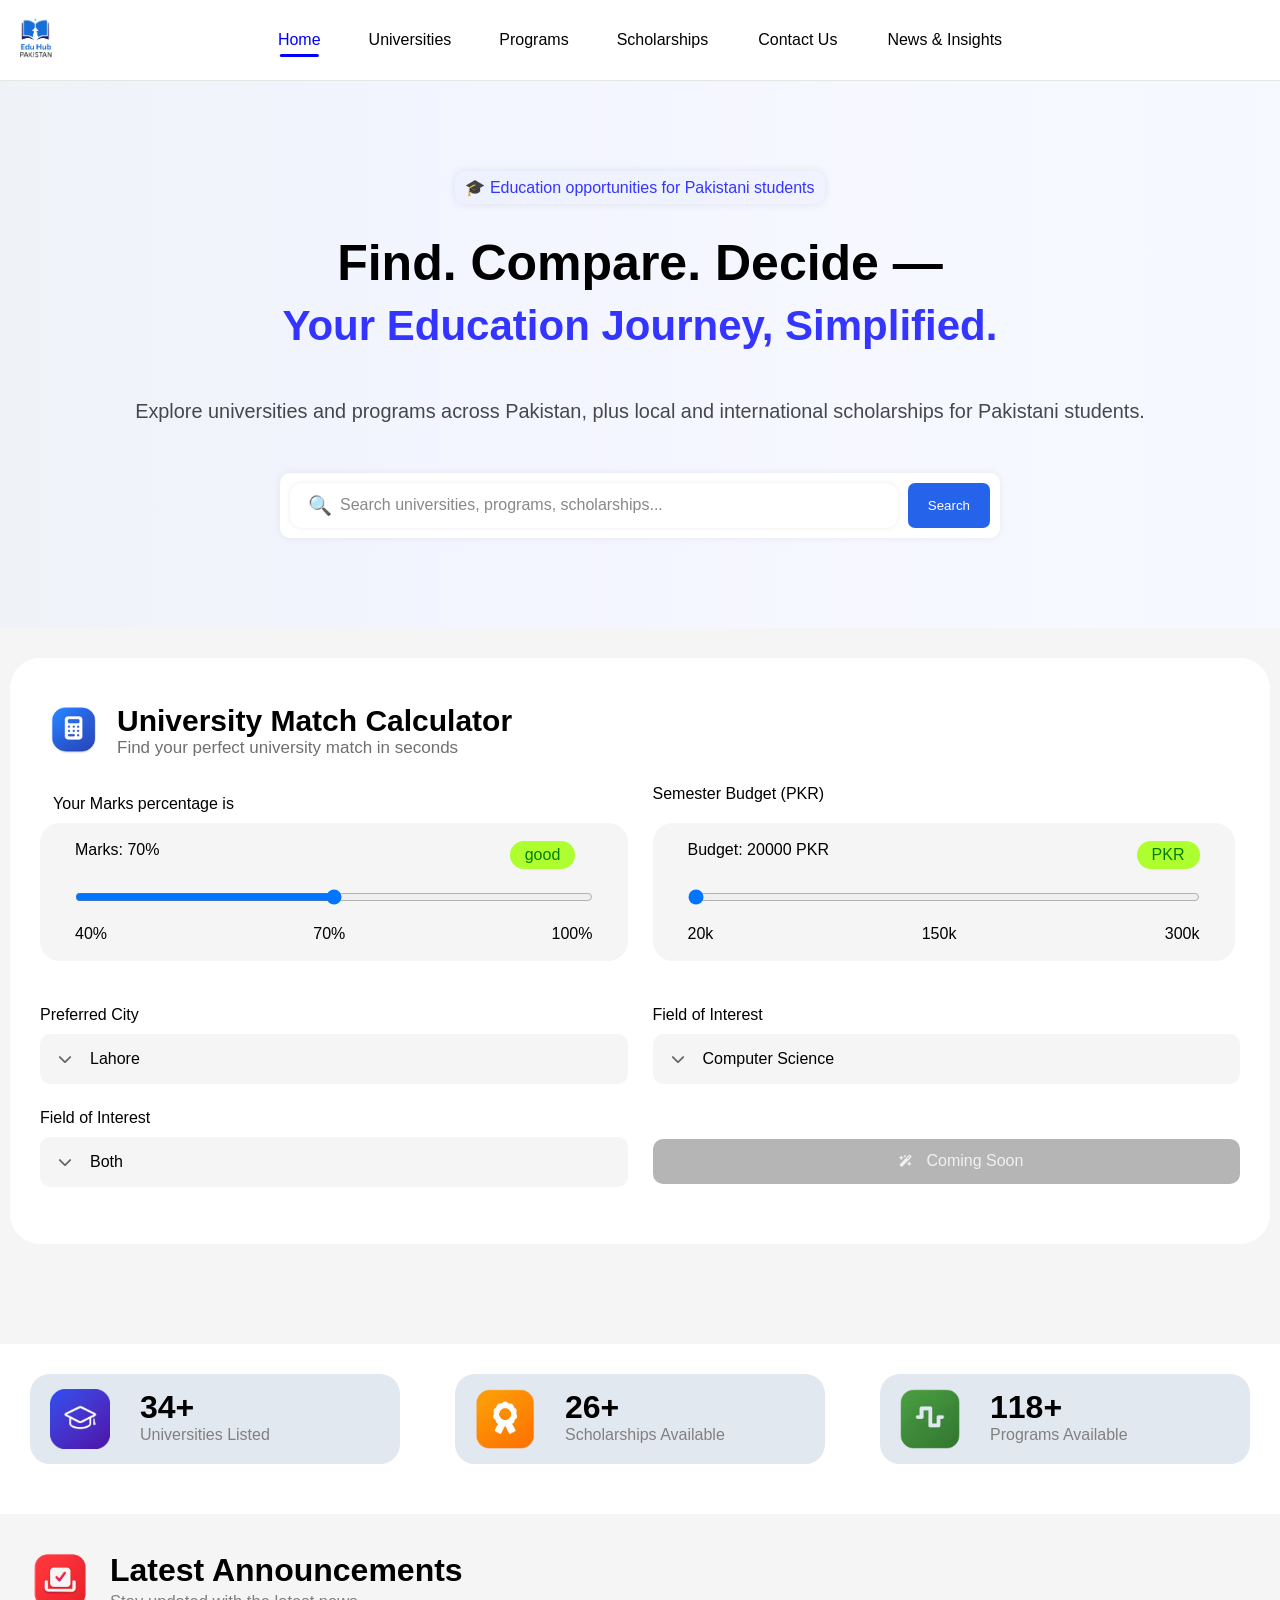
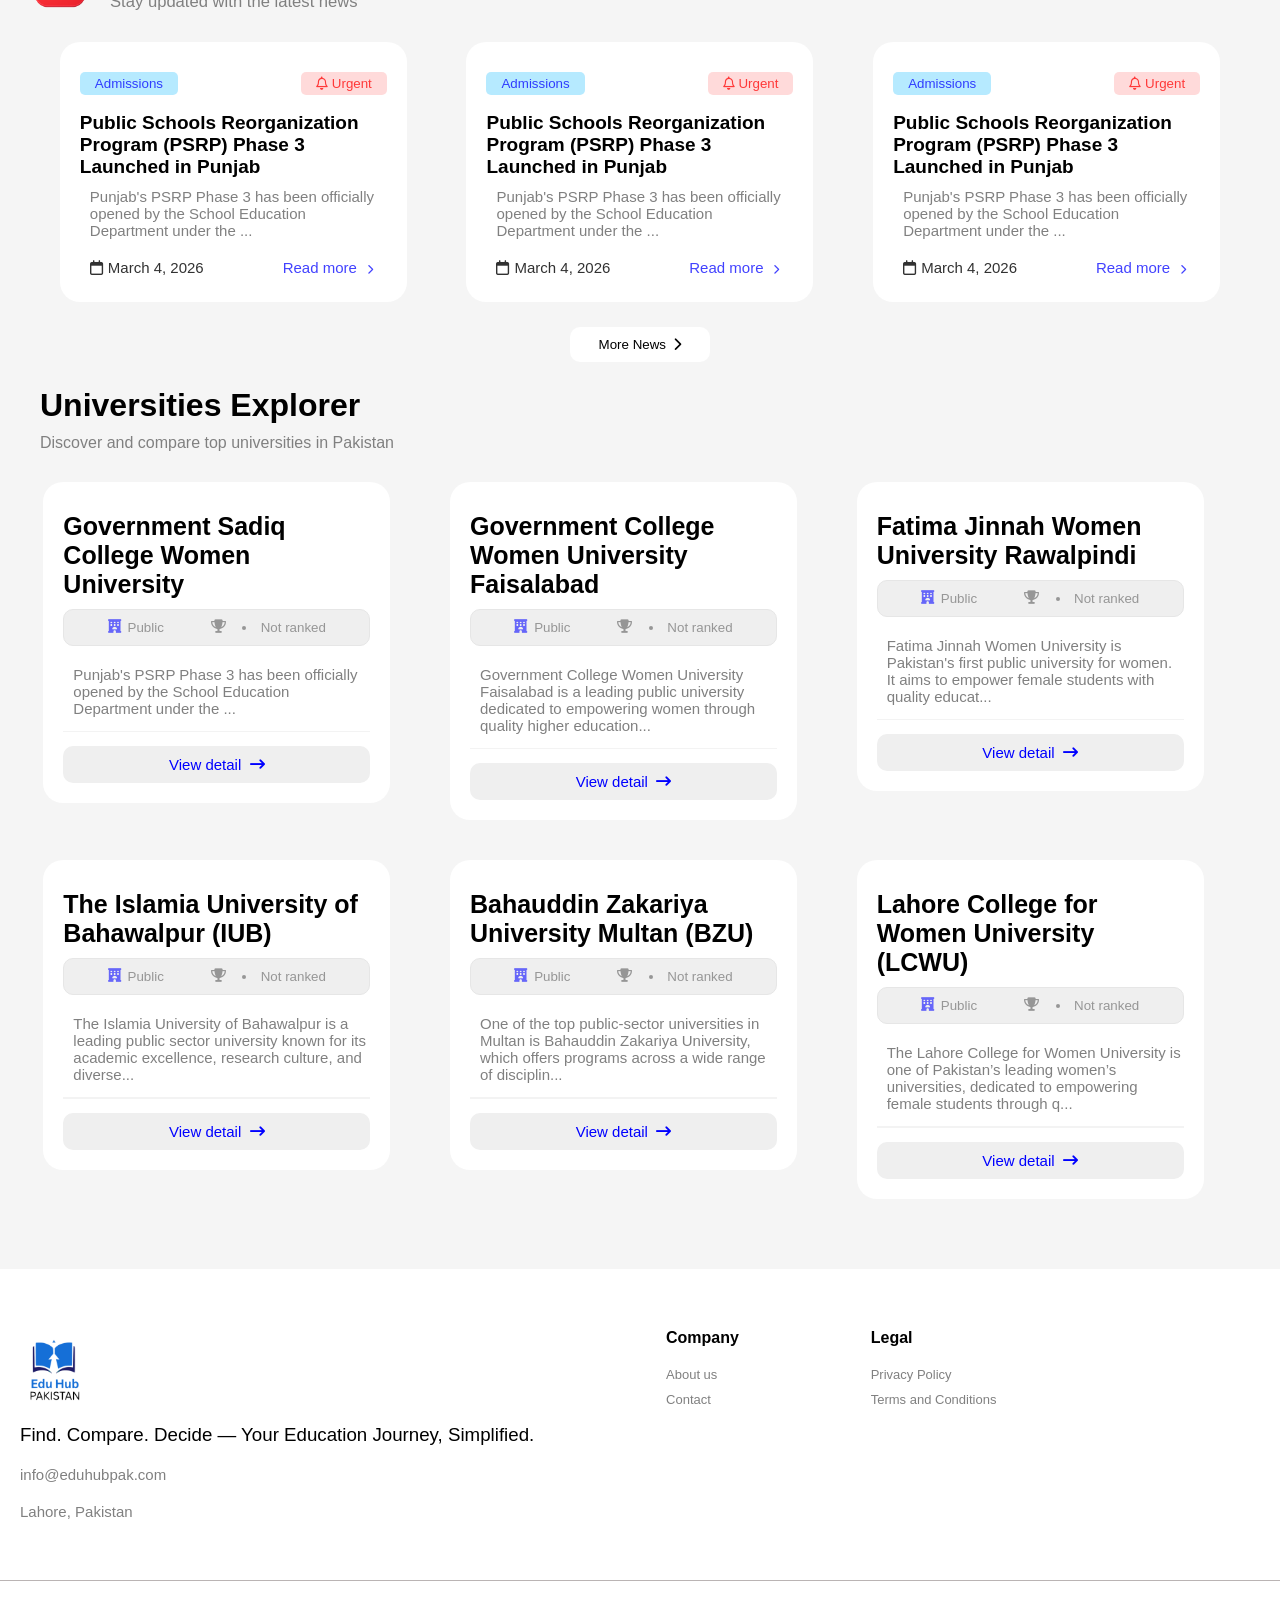
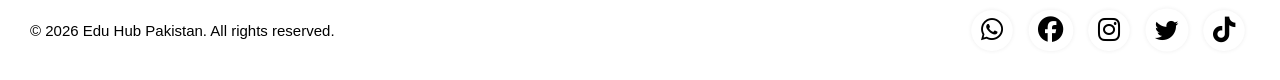
<file: index.html>
<!DOCTYPE html>
<html lang="en">

<head>
    <meta charset="UTF-8">
    <meta name="viewport" content="width=device-width, initial-scale=1.0">
    <title>Pakistan Fastest Frowing Education Platform</title>
    <link rel="icon" href="./img/Favicon.png" type="png">
    <link rel="stylesheet" href="./main-sheets/style.css">
    <link rel="stylesheet" href="https://cdnjs.cloudflare.com/ajax/libs/font-awesome/6.7.2/css/all.min.css">
</head>

<body>
    <header>
        <nav class="nav">
            <div class="nav-img-par">
                <img src="./img/Nav-Logo.png" width="32">
            </div>

            <h1 class="three-lines">☰</h1>

            <ul class="nav-options">
                <li id="home-name">Home</li>
                <a href="./university-pages/university.html"><li>Universities</li></a>

                <a href="./programs/programs.html"><li>Programs</li></a>
                
                <a href="./scholarship-page/scholarship.html"><li>Scholarships</li></a>
                
                <a href="./contact-page/contact.html" class="contact-link">Contact Us</a>
                <li>News & Insights</li>
            </ul>
        </nav>
    </header>
    <div class="main-one">
        <div class="tag-par">
            <h3 class="tag">
                🎓 Education opportunities for Pakistani students
            </h3>
        </div>
        <div class="fin-compare-par">
            <h1 class="fine-compare">
                Find. Compare. Decide —
            </h1>
        </div>
        <div class="edu-jour-par">
            <h1 class="edu-jour">
                Your Education Journey, Simplified.
            </h1>
        </div>
        <div class="dics1-par">
            <h3 class="dics1">
                Explore universities and programs across Pakistan, plus local and international scholarships for
                Pakistani students.
            </h3>
        </div>
        <div class="searcher-par-main">
            <div class="searcher-par">
                <div class="search-box">
                    <span class="search-icon">🔍</span>
                    <input type="search" id="Uni-search" placeholder="Search universities, programs, scholarships...">
                </div>
                <button id="btn-search">Search</button>
            </div>
        </div>
        <div class="output-container">
            <div class="output-parent">
                <div class="output">
                    <div class="uni-name">
                        <img src="./img/Favicon.png" alt="" width="50px">
                        <div class="uni-nn">
                            <h1>university Name</h1>
                            <li>University</li>
                        </div>
                    </div>
                    <div class="pr-enter">
                        <p>Press Enter to see full result</p>
                    </div>
                </div>
            </div>
        </div>
    </div>
    <div class="main-all-con">
        <div class="main-two">
            <div class="two-container">
                <h1>
                    <img src="./img/calculator (2).png" alt="" width="87px">
                    <div class="text">
                        University Match Calculator
                        <p>Find your perfect university match in seconds</p>
                    </div>
                </h1>
                <div class="two-par-container">
                    <div class="two-par-child">
                        <div class="grand-par-percentage">
                            <h4 id="marks-asker">&nbsp;&nbsp;&nbsp;Your Marks percentage is</h4>
                            <div class="slider-par">
                                <div class="value-par">
                                    <p>Marks: <span id="value">70%</span></p>
                                    <div class="marks-tag">
                                        <li id="outputer">good</li>
                                    </div>
                                </div>
                                <input type="range" id="slider" min="40" max="100">
                                <div class="marks-view">
                                    <li class="marks-1">40%</li>
                                    <li class="marks-2">70%</li>
                                    <li class="marks-3">100%</li>
                                </div>
                            </div>
                        </div>



                        <div class="grand-par-price" id="gr2">
                            <h4 id="marks-asker">Semester Budget (PKR)</h4>
                            <div class="slider2-par">
                                <div class="value2-par">
                                    <p>Budget: <span id="value2">20000</span> PKR</p>
                                    <div class="price-tag">
                                        <li id="outputer">PKR</li>
                                    </div>
                                </div>

                                <input type="range" id="slider2" min="20000" max="300000" step="5000" value="20000">

                                <div class="marks2-view">
                                    <span class="marks2-1">20k</span>
                                    <span class="marks2-2">150k</span>
                                    <span class="marks2-3">300k</span>
                                </div>
                            </div>
                        </div>



                        <div class="field-par">
                            <h4 id="marks-asker">Preferred City</h4>
                            <div class="select-wrapper option-1">
                                <i class="fa-solid fa-chevron-down"></i>
                                <select class="custom-select cus2">
                                    <option value="lahore" selected>Lahore</option>
                                    <option value="karachi">Karachi</option>
                                    <option value="islamabad">Islamabad</option>
                                    <option value="rawalpindi">Rawalpindi</option>
                                    <option value="faisalabad">Faisalabad</option>
                                    <option value="multan">Multan</option>
                                    <option value="peshawar">Peshawar</option>
                                </select>
                            </div>
                        </div>

                        <div class="field-par">
                            <h4 id="marks-asker">Field of Interest</h4>
                            <div class="select-wrapper option-1">
                                <i class="fa-solid fa-chevron-down"></i>
                                <select class="custom-select cus2">
                                    <option value="computer-science" selected>Computer Science</option>
                                    <option value="engineering">Engineering</option>
                                    <option value="business">Business</option>
                                    <option value="medical">Medical</option>
                                    <option value="arts-humanities">Arts & Humanities</option>
                                    <option value="social-sciences">Social Sciences</option>
                                    <option value="law">Law</option>
                                    <option value="architecture">Architecture</option>
                                </select>
                            </div>
                        </div>



                        <div class="field-par">
                            <h4 id="marks-asker">Field of Interest</h4>
                            <div class="select-wrapper option-1">
                                <i class="fa-solid fa-chevron-down"></i>
                                <select class="custom-select customn4">
                                    <option value="Public" selected>Public</option>
                                    <option value="Private">Private</option>
                                    <option value="Both" selected>Both</option>
                                </select>
                            </div>
                        </div>
                        <div class="submit-info-par">
                            <button class="custom-select" id="custom"><i
                                    class="fa-solid fa-wand-magic-sparkles fa-xs"></i>&nbsp;&nbsp;&nbsp;Coming
                                Soon</button>
                        </div>
                    </div>
                </div>
            </div>
        </div>
        <div class="main-three">

            <div class="three-container">
                <div class="three-one">
                    <img src="./img/Favicon.png">
                    <div>
                        <h1>34+</h1>
                        <h4 class="leading-one">Universities Listed</h4>
                    </div>
                </div>
                <div class="three-one">
                    <img src="./img/orange logo.png">
                    <div>
                        <h1>26+</h1>
                        <h4 class="leading-one">Scholarships Available</h4>
                    </div>
                </div>
                <div class="three-one">
                    <img src="./img/green logo.png">
                    <div>
                        <h1>118+</h1>
                        <h4 class="leading-one">Programs Available</h4>
                    </div>
                </div>
            </div>
        </div>
        <div class="main-four">
            <div class="tit1">
                <img src="./img/ann-mt.png" width="80px">
                <div class="four-title">
                    <h1>Latest Announcements</h1>
                    <p>Stay updated with the latest news</p>
                </div>
            </div>
            <div class="four-container">
                <div class="four-one">
                    <div class="btn-container">
                        <button class="btn-1">Admissions</button>
                        <button class="btn-2"><i class="fa-regular fa-bell"></i> Urgent</button>
                    </div>
                    <li class="heading-local">Public Schools Reorganization Program
                        (PSRP) Phase 3 Launched in Punjab</li>
                    <p>Punjab's PSRP Phase 3 has been officially opened by
                        the School Education Department under the ...</p>
                    <div class="dating-container">
                        <p><i class="fa-regular fa-calendar"></i>March 4, 2026</p>
                        <div class="btn-rm">Read more <p><i class="fa-solid fa-chevron-right r-angle"></i></p>
                        </div>
                    </div>
                </div>
                <div class="four-one">
                    <div class="btn-container">
                        <button class="btn-1">Admissions</button>
                        <button class="btn-2"><i class="fa-regular fa-bell"></i> Urgent</button>
                    </div>
                    <li class="heading-local">Public Schools Reorganization Program
                        (PSRP) Phase 3 Launched in Punjab</li>
                    <p>Punjab's PSRP Phase 3 has been officially opened by
                        the School Education Department under the ...</p>
                    <div class="dating-container">
                        <p><i class="fa-regular fa-calendar"></i>March 4, 2026</p>
                        <div class="btn-rm">Read more <p><i class="fa-solid fa-chevron-right r-angle"></i></p>
                        </div>
                    </div>
                </div>
                <div class="four-one">
                    <div class="btn-container">
                        <button class="btn-1">Admissions</button>
                        <button class="btn-2"><i class="fa-regular fa-bell"></i> Urgent</button>
                    </div>
                    <li class="heading-local">Public Schools Reorganization Program
                        (PSRP) Phase 3 Launched in Punjab</li>
                    <p>Punjab's PSRP Phase 3 has been officially opened by
                        the School Education Department under the ...</p>
                    <div class="dating-container">
                        <p><i class="fa-regular fa-calendar"></i>March 4, 2026</p>
                        <div class="btn-rm">Read more <p><i class="fa-solid fa-chevron-right r-angle"></i></p>
                        </div>
                    </div>
                </div>
            </div>
            <div class="rmn-par">
                <button class="rmn">More News &nbsp;<i class="fa-solid fa-chevron-right arr-right"></i></button>
            </div>
            <h1 class="uni-exp">
                Universities Explorer
                <p>Discover and compare top universities in Pakistan</p>
            </h1>
            <div class="cards-two-par">
                <div class="cards-two">
                    <div class="four-one four-two">
                        <li class="heading-local title-local">Government Sadiq College Women University</li>
                        <button class="Public-btn"><i class="fa-solid fa-hotel"></i>Public <i
                                class="fa-solid fa-trophy trophy-1"></i>
                            <li>Not ranked</li>
                        </button>
                        <p>Punjab's PSRP Phase 3 has been officially opened by
                            the School Education Department under the ...</p>
                        <div class="div-hr"></div>
                        <button class="detailling">View detail &nbsp;<i class="fa-solid fa-arrow-right-long"></i><i
                                class="fa-light fa-arrow-right"></i></button>
                    </div>
                </div>
                <div class="cards-two">
                    <div class="four-one four-two">
                        <li class="heading-local title-local">Government College Women University Faisalabad</li>
                        <button class="Public-btn"><i class="fa-solid fa-hotel"></i>Public <i
                                class="fa-solid fa-trophy trophy-1"></i>
                            <li>Not ranked</li>
                        </button>
                        <p>Government College Women University Faisalabad is a leading public university dedicated to
                            empowering women through quality higher education...</p>
                        <div class="div-hr"></div>
                        <button class="detailling">View detail &nbsp;<i class="fa-solid fa-arrow-right-long"></i><i
                                class="fa-light fa-arrow-right"></i></button>
                    </div>
                </div>
                <div class="cards-two">
                    <div class="four-one four-two">
                        <li class="heading-local title-local">Fatima Jinnah Women University Rawalpindi</li>
                        <button class="Public-btn"><i class="fa-solid fa-hotel"></i>Public <i
                                class="fa-solid fa-trophy trophy-1"></i>
                            <li>Not ranked</li>
                        </button>
                        <p>Fatima Jinnah Women University is Pakistan's first public university for women. It aims to
                            empower female students with quality educat...</p>
                        <div class="div-hr"></div>
                        <button class="detailling">View detail &nbsp;<i class="fa-solid fa-arrow-right-long"></i><i
                                class="fa-light fa-arrow-right"></i></button>
                    </div>
                </div>
                <div class="cards-two">
                    <div class="four-one four-two">
                        <li class="heading-local title-local">The Islamia University of Bahawalpur (IUB)</li>
                        <button class="Public-btn"><i class="fa-solid fa-hotel"></i>Public <i
                                class="fa-solid fa-trophy trophy-1"></i>
                            <li>Not ranked</li>
                        </button>
                        <p>The Islamia University of Bahawalpur is a leading public sector university known for its
                            academic excellence, research culture, and diverse...</p>
                        <div class="div-hr"></div>
                        <button class="detailling">View detail &nbsp;<i class="fa-solid fa-arrow-right-long"></i><i
                                class="fa-light fa-arrow-right"></i></button>
                    </div>
                </div>
                <div class="cards-two">
                    <div class="four-one four-two">
                        <li class="heading-local title-local">Bahauddin Zakariya University Multan (BZU)</li>
                        <button class="Public-btn"><i class="fa-solid fa-hotel"></i>Public <i
                                class="fa-solid fa-trophy trophy-1"></i>
                            <li>Not ranked</li>
                        </button>
                        <p>One of the top public-sector universities in Multan is Bahauddin Zakariya University, which
                            offers programs across a wide range of disciplin...</p>
                        <div class="div-hr"></div>
                        <button class="detailling">View detail &nbsp;<i class="fa-solid fa-arrow-right-long"></i><i
                                class="fa-light fa-arrow-right"></i></button>
                    </div>
                </div>
                <div class="cards-two">
                    <div class="four-one four-two">
                        <li class="heading-local title-local">Lahore College for Women University (LCWU)</li>
                        <button class="Public-btn"><i class="fa-solid fa-hotel"></i>Public <i
                                class="fa-solid fa-trophy trophy-1"></i>
                            <li>Not ranked</li>
                        </button>
                        <p>The Lahore College for Women University is one of Pakistan’s leading women’s universities,
                            dedicated to empowering female students through q...</p>
                        <div class="div-hr"></div>
                        <button class="detailling">View detail &nbsp;<i class="fa-solid fa-arrow-right-long"></i><i
                                class="fa-light fa-arrow-right"></i></button>
                    </div>
                </div>
            </div>
            <div class="fouteen-mm">
                <div class="fourt-one">
                    <div id="iii">
                        <h1><img src="./img/Nav-Logo.png"></h1>
                    </div>
                    <h3 id="manuf-text">Find. Compare. Decide — Your Education Journey, Simplified. <br>
                        <p id="info-mail">info@eduhubpak.com</p>
                        <p id="info-mail">Lahore, Pakistan</p>
                    </h3>
                </div>
                <div class="fourt-one">
                    <h class="h3-gr">Company</h>
                    <a href="#">
                        <li class="line-one">About us</li>
                    </a>
                    <a href="./contact-page/contact.html">
                    <li class="line-one">Contact</li>
                    </a>
                </div>
                <div class="fourt-one">
                    <h class="h3-gr">Legal</h>
                    <a href="#">
                        <li class="line-one">Privacy Policy</li>
                    </a>
                    <a href="#">
                        <li class="line-one">Terms and Conditions</li>
                    </a>
                </div>
                <div class="fourt-one">
                </div>
                <div class="fourt-one">
                </div>
            </div>
            <div class="tw-26">
                <p>© 2026 Edu Hub Pakistan. All rights reserved.</p>
                <div class="social-par">
                    <button class="whatsapp"><i class="fa-brands fa-whatsapp"></i></button>
                    <button class="facebook"><i class="fa-brands fa-facebook"></i></button>
                    <button class="instagram"><i class="fa-brands fa-instagram"></i></button>
                    <button class="twitter"><i class="fa-brands fa-twitter"></i></button>
                    <button class="tiktok"><i class="fa-brands fa-tiktok"></i></button>
                </div>
            </div>
        </div>
    </div>
    </div>
    <script src="./main-sheets/script.js"></script>
</body>

</html>
</file>
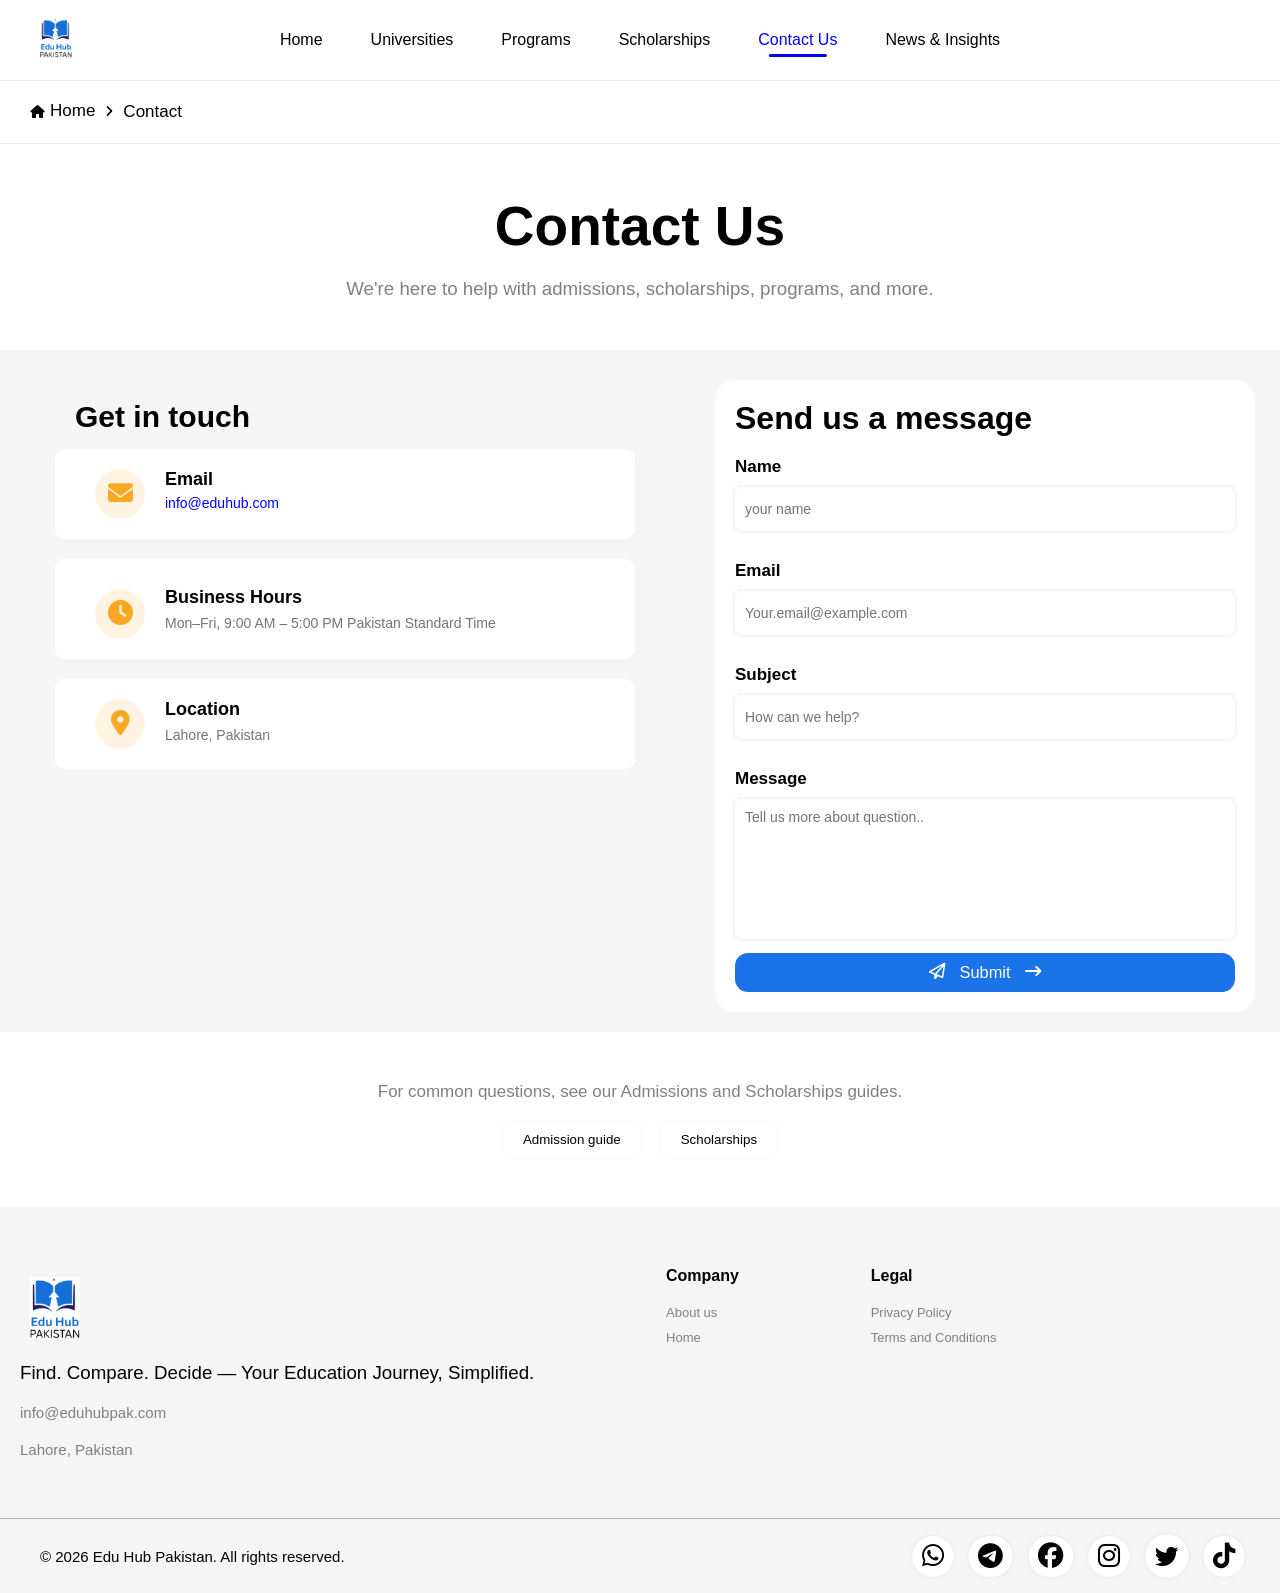
<file: contact-page/contact.html>
<!DOCTYPE html>
<html lang="en">

<head>
    <meta charset="UTF-8">
    <meta name="viewport" content="width=device-width, initial-scale=1.0">
    <title>Contact Us Page Title | Edu Hub Pakistan</title>
    <link rel="icon" href="./img/Favicon.png" type="png">
    <link rel="stylesheet" href="https://cdnjs.cloudflare.com/ajax/libs/font-awesome/6.7.2/css/all.min.css">
    <link rel="stylesheet" href="./contact.css">
</head>

<body>
    <header>
        <nav class="nav">
            <div class="nav-img-par">
                <img src="./img/Nav-Logo.png" width="32">
            </div>

            <h1 class="three-lines">☰</h1>

            <ul class="nav-options">    
                <a href="../index.html"><li>Home</li></a>
                <a href="../university-pages/university.html"><li>Universities</li></a>
                
                <a href="../programs/programs.html" id="sch"><li>Programs</li></a>

                <a href="../scholarship-page/scholarship.html" id="sch"><li>Scholarships</li></a>
                
                <li id="home-name">Contact Us</li>
                <li>News & Insights</li>
            </ul>
        </nav>
    </header>
    <div class="main-1">
        <h3>
            <div> <i class="fa-solid fa-house"></i>Home</div>
            <i class="fa-solid fa-angle-right left-angle"></i> Contact
        </h3>
    </div>
    <div class="main-2">
        <h1>Contact Us</h1>
        <h3>We're here to help with admissions, scholarships, programs, and more.</h3>
    </div>
    <div class="main-three-par">
        <div class="main-three">
            <div class="three-one">
                <h2 class="touching">Get in touch</h2>
                <div class="three-mm">
                    <div class="th1">
                        <button class="m-icon"><i class="fa-solid fa-envelope"
                                style="color: rgb(249, 168, 37);"></i></button>
                        <div class="texts-1">
                            <h2 class="mail-title">Email</h2>
                            <p class="mail">info@eduhub.com</p>
                        </div>
                    </div>
                    <div class="three-mm">
                        <div class="th1">
                            <button class="m-icon c-icon"><i class="fa-solid fa-clock"
                                    style="color: rgb(249, 168, 37);"></i></button>
                            <div class="texts">
                                <h2 class="mail-title">Business Hours</h2>
                                <p class="busy">Mon–Fri, 9:00 AM – 5:00 PM Pakistan Standard Time</p>
                            </div>
                        </div>
                        <div class="three-mm">
                            <div class="th1">
                                <button class="m-icon"><i class="fa-solid fa-location-dot"
                                        style="color: rgb(249, 168, 37);"></i></button>
                                <div class="texts-2">
                                    <h2 class="mail-title">Location</h2>
                                    <p class="busy">Lahore, Pakistan</p>
                                </div>
                            </div>
                        </div>
                    </div>
                </div>
            </div>
            <div class="three-two">
                <div class="main-form">
                    <h1 class="messager">Send us a message</h1>
                    <div class="name-par">
                        <h4 class="input-h">Name</h4>
                        <input type="text" placeholder="your name">
                    </div>
                    <div class="email-par">
                        <h4 class="input-h">Email</h4>
                        <input type="email" id="" placeholder="Your.email@example.com">
                    </div>
                    <div class="sub-par">
                        <h4 class="input-h">Subject</h4>
                        <input type="text" placeholder="How can we help?">
                    </div>
                    <div class="sms-par">
                        <h4 class="input-h">Message</h4>
                        <textarea placeholder="Tell us more about question.."
                            style="height: 140px; resize: none;"></textarea>
                    </div>
                    <div class="submit-par">
                        <button><i class="fa-regular fa-paper-plane" style="color: rgb(255, 255, 255);"></i>Submit <i
                                class="fa-solid fa-arrow-right-long" style="color: rgb(255, 255, 255);"></i></button>
                    </div>
                </div>
            </div>
        </div>
        <div class="main-4">
            <p>For common questions, see our Admissions and Scholarships guides.</p>
            <div class="con-btn">
                <button class="adg">Admission guide</button>
                <button class="scl">Scholarships</button>
            </div>
        </div>
        <div class="fouteen-mm">
            <div class="fourt-one">
                <div id="iii">
                    <h1><img src="./img/Nav-Logo.png"></h1>
                </div>
                <h3 id="manuf-text">Find. Compare. Decide — Your Education Journey, Simplified. <br>
                    <p id="info-mail">info@eduhubpak.com</p>
                    <p id="info-mail">Lahore, Pakistan</p>
                </h3>
            </div>
            <div class="fourt-one">
                <h class="h3-gr">Company</h>
                <a href="#">
                    <li class="line-one">About us</li>
                </a>
                <a href="../index.html">
                    <li class="line-one">Home</li>
                </a>
            </div>
            <div class="fourt-one">
                <h class="h3-gr">Legal</h>
                <a href="#">
                    <li class="line-one">Privacy Policy</li>
                </a>
                <a href="#">
                    <li class="line-one">Terms and Conditions</li>
                </a>
            </div>
            <div class="fourt-one">
            </div>
            <div class="fourt-one">
            </div>
        </div>
        <div class="tw-26">
            <p>© 2026 Edu Hub Pakistan. All rights reserved.</p>
            <div class="social-par">
                <button class="whatsapp"><i class="fa-brands fa-whatsapp"></i></button>
                <button class="telegram"><i class="fa-brands fa-telegram"></i></button>
                <button class="facebook"><i class="fa-brands fa-facebook"></i></button>
                <button class="instagram"><i class="fa-brands fa-instagram"></i></button>
                <button class="twitter"><i class="fa-brands fa-twitter"></i></button>
                <button class="tiktok"><i class="fa-brands fa-tiktok"></i></button>
            </div>
        </div>
        <script src="./contact.js"></script>
</body>

</html>
</file>
<file: main-sheets/style.css>
html {
    scroll-behavior: smooth;
}

* {
    margin: 0;
    padding: 0;
    box-sizing: border-box;
}

body {
    font-family: sans-serif;
    /* background: #e2e8f0; */
    background: linear-gradient(to left, #edf5ff8e, #bac5ff21, #a2b1ff22, #e2e8f08e);
}

header {
    padding: 18px 40px;
    background: #fff;
    border-bottom: 1px solid rgba(128, 128, 128, .2);
    position: sticky;
    top: 0;
    z-index: 1000;
    background: #fff;
    width: 100%;
}

.nav {
    width: 100%;
    max-width: 1300px;
    margin: auto;
    margin: auto;
    display: flex;
    justify-content: space-between;
    align-items: center;
    position: relative;
}

.nav-options {
    position: absolute;
    left: 50%;
    transform: translateX(-50%);
    display: flex;
    align-items: center;
    gap: 12px;
    list-style: none;
}

.nav-img-par img,
.nav-options li,
.three-lines {
    cursor: pointer;
}

.nav-options li {
    position: relative;
    padding: 10px 18px;
    border-radius: 12px;
    transition: .3s;
    white-space: nowrap;
}

.nav-options li:hover {
    background: #e2e8f0b0;
}

.nav-options .contact-link {
    position: relative;
    padding: 10px 20px;
    border-radius: 12px;
    transition: .3s;
    white-space: nowrap;
}

.nav-options .contact-link:hover {
    background: #e2e8f0b0;
}

.nav-options a {
    color: #000;
    text-decoration: none;
}

#home-name {
    color: blue;
}

#home-name::after {
    content: "";
    position: absolute;
    left: 25%;
    bottom: 2px;
    width: 50%;
    height: 3px;
    background: blue;
    border-radius: 999px;
}

.three-lines {
    display: none;
    font-size: 30px;
    margin-top: -10px;
}

@media (max-width:1080px) {

    /* .two-par-child > div{
        width: 100%;
    }
    .two-par-child > div > div{
        width: 100%;
    } */
    .three-lines {
        display: block;
    }

    .grand-par-price {
        margin-top: 0px;
    }

    .nav-options {
        display: none;
        position: absolute;
        left: auto;
        transform: none;
        top: 75px;
        right: 20px;
        width: 250px;
        flex-direction: column;
        align-items: center;
        padding: 15px 0;
        background: #fff;
        border-radius: 12px;
        box-shadow: 0 5px 20px rgba(0, 0, 0, .1);
    }

    .nav-options.show {
        display: flex;
    }
}


@media(max-width:660px) {
    .tw-26 {
        flex-direction: column;
    }

    .tw-26 p {
        margin-top: 10px;
    }
}

@media(max-width:845px) {
    .two-par-child {
        flex-direction: row;
    }

    .main-two {
        padding: 30px 10px;
    }

    .two-par-child {
        margin: 0px 10px;
    }

    .two-container>h1 {
        width: 100%;
        display: flex;
        align-items: center;
        justify-content: center;
    }

    .two-par-child {
        display: flex;
        justify-content: center;
        align-items: center;
        text-align: center;
        gap: 10px;
    }
}

/* main code of all elements */
.tag {
    background-color: rgba(59, 98, 255, 0.105);
    background-color: rgba(59, 98, 255, 0.023);
    display: inline-flex;
    padding: 7px 10px;
    border-radius: 10px;
    font-size: 16px;
    font-weight: 40;
    color: rgb(53, 53, 255);
    box-shadow: 0px 0px 10px 0px rgba(0, 0, 0, 0.089);
}

.tag:hover {
    background-color: rgba(59, 98, 255, 0.16);
}

.tag-par {
    margin-top: 90px;
    display: flex;
    justify-content: center;
    margin-bottom: 30px;
}

.main-one {
    display: flex;
    flex-direction: column;
}

.fine-compare {
    display: flex;
    justify-content: center;
    font-size: 50px;
    text-align: center;
}

.edu-jour-par {
    margin-top: 10px;
    display: flex;
    align-items: center;
    justify-content: center;
    color: rgba(0, 0, 255, 0.79);
    font-size: 21px;
    text-align: center;
}

.two-par-child {
    /* background-color: red; */
    padding: 0px 10px;
}

.dics1-par {
    display: flex;
    justify-content: center;
    font-size: 17px;
    margin-top: 30px;
    margin-bottom: 30px;
    padding: 20px;
}

.dics1 {
    text-align: center;
    font-weight: 200;
    color: rgba(0, 0, 0, 0.71);
}

.searcher-par {
    background-color: white;
    padding: 10px 10px;
    display: inline-flex;
    box-shadow: 0px 0px 10px 0px rgba(0, 0, 0, 0.064);
    border-radius: 10px;
    width: 720px;
    max-width: 100%;
}

.searcher-par {
    display: flex;
    align-items: center;
}

.searcher-par-main {
    display: flex;
    justify-content: center;
}

.searcher-par button {
    height: 45px;
    padding: 0 20px;
    border: 0;
    background: #2563eb;
    color: white;
    border-radius: 7px;
    white-space: nowrap;
    cursor: pointer;
}

.search-box {
    position: relative;
    width: 100%;
    max-width: 700px;
}

.search-icon {
    position: absolute;
    left: 18px;
    top: 50%;
    transform: translateY(-50%);
    font-size: 1.2rem;
    pointer-events: none;
    color: #666;
}

#Uni-search {
    width: 100%;
    max-width: 100%;
    height: 45px;
    padding: 0 20px 0 50px;
    /* border:2px solid #d1d5db; */
    border-radius: 12px;
    outline: none;
    font-size: 1rem;
    border: 0px;
    box-shadow: 0px 0px 5px 0px rgba(0, 0, 0, 0.082);
}

#Uni-search::placeholder {
    color: #888;
}
.search-box {
    flex: 2;
    position: relative;
    margin-right: 10px;
}

.searcher-par {
    flex-wrap: wrap;
    justify-content: center;
}

.searcher-par-main {
    margin-bottom: -10px;
}

@media (max-width:770px) {
    .text {
        text-align: center;
    }

    .searcher-par {
        flex-direction: column;
        gap: 10px;
        width: 100%;
    }

    .two-par-container>div>div {
        margin: 20px 0px;
    }

    .two-container {
        display: flex;
        justify-content: center;
    }

    .search-box,
    .searcher-par button {
        width: 100%;
    }

    .searcher-par button {
        height: 45px;
    }
}

.output-container {
    margin-top: 20px;
    display: flex;
    justify-content: center;
    display: none;
}

.output-container.show {
    display: flex;
}

.output-container.hide {
    display: none;
}

.output-parent {
    padding-top: 10px;
    width: 100%;
    max-width: 720px;
    background-color: white;
    text-align: center;
    border-radius: 10px;
    padding-bottom: 0px;
}

.output-parent h1 {
    margin-bottom: 10px;
    width: 100%;
    text-align: left;
    margin-left: 20px;
    font-size: 21px;
    font-weight: 100;
}

.pr-enter {
    background-color: rgba(230, 230, 230, 0.806);
    border-bottom-left-radius: 10px;
    border-bottom-right-radius: 10px;
    color: rgba(0, 0, 0, 0.409);
    padding: 20px 0px 10px 0px;
    font-size: 14px;
}

.uni-name {
    display: inline-flex;
    align-items: center;
    width: 95%;
    list-style: none;
    margin: 10px;
    margin-bottom: 15px;
    cursor: pointer;
}

.uni-nn {
    text-align: left;
}

.uni-nn li {
    margin-left: 20px;
    margin-top: -5px;
    color: #a9a9a9;
}

.main-two {
    padding: 30px 10px;
    margin-top: 100px;
    margin-bottom: 70px;
    background-color: #f5f5f5;
    display: flex;
    justify-content: center;
}

.two-container {
    border-radius: 30px;
    background: white;
    width: 100%;
    width: 90vw;
    max-width: 1200px;
    margin: auto;
    padding: 30px;
    flex-wrap: wrap;
}

.two-container>h1 {
    margin-bottom: 20px;
    display: flex;
    align-items: center;
    font-size: 30px;
}

.two-par-child {
    display: flex;
    width: 100%;
    flex-wrap: wrap;
    justify-content: space-between;
    flex: 6;
}

.field-interest-parent {
    /* background-color: rgb(255, 0, 0); */
    padding: 0px 20px;
    width: 400px;
    max-width: 30%;
    min-width: 10%;
    display: flex;
    flex-direction: column;
    align-items: center;
}

.text p {
    font-size: 17px;
    font-weight: 100;
    color: rgba(0, 0, 0, 0.566);
}

.two-par-container {
    display: flex;
    flex-wrap: wrap;
}

.two2-container {
    border-bottom-left-radius: 30px;
    border-bottom-right-radius: 30px;
    background: white;
    padding: 30px;
    display: flex;
}

.slider-par {
    margin-top: 10px;
    background: #f5f5f5;
    display: inline-flex;
    gap: 20px;
    flex-direction: column;
    padding: 18px 35px;
    border-radius: 20px;
}

.slider-par {
    margin-top: 10px;
    background: #f5f5f5;
    display: inline-flex;
    gap: 20px;
    flex-direction: column;
    padding: 18px 35px;
    border-radius: 20px;
}

.marks-view {
    list-style: none;
    display: flex;
    justify-content: space-between;
}

.marks-2 {
    margin: 0px 70px;
}

#marks-asker {
    font-weight: 100;
    margin-bottom: 10px;
}

.two2-container {
    background: white;
    padding: 30px;
}

.slider2-par {
    margin-top: 10px;
    background: #f5f5f5;
    display: inline-flex;
    gap: 20px;
    flex-direction: column;
    padding: 18px 35px;
    border-radius: 20px;
}

.marks2-view {
    max-width: 100%;
    width: 500px;
    list-style: none;
    display: flex;
    justify-content: space-between;
}

.marks2-2 {
    margin: 0px 75px;
}

#marks2-asker {
    font-weight: 100;
    margin-bottom: 10px;
}

.value2-par {
    display: inline-flex;
    justify-content: space-between;
    list-style: none;
}

.value-par {
    display: inline-flex;
    justify-content: space-between;
    list-style: none;
}

.value-par li {
    background-color: greenyellow;
    color: green;
    padding: 5px 15px;
    border-radius: 15px;
}

.value2-par li {
    background-color: greenyellow;
    color: green;
    padding: 5px 15px;
    border-radius: 15px;
    display: inline-flex;
}

.marks-tag {
    display: flex;
    width: 100px;
    justify-content: center;
}

#option-1 {
    background-color: #f5f5f5;
    border: 0px;
    border-radius: 10px;
    height: 50px;
    outline: none;
    padding: 0px 90px 0px 30px;
    appearance: default;
}

#gr2 {
    margin-bottom: 20px;
    margin-top: -10px;
}

.select-wrapper {
    position: relative;
    width: 100%;
    width: 100%;
    max-width: 100%;
}

.custom-select {
    width: 360px;
    width: 580px;
    max-width: 100%;
    height: 50px;
    padding: 0 20px 0 50px;

    background: #f5f5f5;
    border: none;
    border-radius: 10px;
    outline: none;

    font-size: 16px;
    cursor: pointer;

    appearance: none;
    -webkit-appearance: none;
    -moz-appearance: none;
}

.select-wrapper i {
    position: absolute;
    left: 18px;
    top: 50%;
    transform: translateY(-50%);
    color: #666;
    pointer-events: none;
    font-size: 14px;
}

#custom {
    background-color: #0000004a;
    color: rgba(255, 255, 255, 0.808);
    padding-right: 20px;
    text-align: center;
    height: 45px;
    margin: 30px 0px;
    width: 100%;
    max-width: 100%;
}

.main-one,
.two-container {
    width: 100%;
    max-width: 1300px;
    margin: auto;
    padding-inline: 20px;
}

header {
    width: 100%;
    padding: 18px 20px;
}

.custom-select {
    width: 100%;
}


.slider-par {
    display: flex;
    width: 100%;
}

.two-par-child {
    display: grid;
    grid-template-columns: repeat(2, 1fr);
    gap: 25px;
}

.two-par-child>div {
    width: 100%;
}

img {
    max-width: 100%;
    height: auto;
}

button {
    max-width: 100%;
}

@media (max-width:768px) {

    header {
        padding: 15px;
    }

    .three-lines {
        display: block;
    }

    .nav-options {
        display: none;
        position: absolute;
        right: 0;
        top: 70px;
        width: 100%;
        background: white;
        flex-direction: column;
        padding: 20px;
        gap: 10px;
        box-shadow: 0 5px 20px rgba(0, 0, 0, .1);
    }

    .nav-options.show {
        display: flex;
    }

    .fine-compare {
        font-size: 36px;
    }

    .edu-jour-par {
        font-size: 18px;
    }

    .dics1-par {
        font-size: 15px;
        padding: 10px;
    }

    .searcher-par {
        flex-direction: column;
        gap: 15px;
    }

    .search-box {
        width: 100%;
        margin-right: 0;
    }

    .searcher-par button {
        width: 100%;
    }

    .output-parent {
        width: 100%;
    }

    .two-container {
        padding: 20px;
    }

    .two-container h1 {
        flex-direction: column;
        text-align: center;
    }

    .two-par-child {
        grid-template-columns: 1fr;
    }

    .custom-select {
        width: 100%;
    }

    .slider-par,
    .slider2-par {
        width: 100%;
        padding: 20px;
    }

    .value-par,
    .value2-par {
        flex-direction: column;
        gap: 10px;
    }

    #custom {
        width: 100%;
    }

}

.marks2-view {
    width: 40vw;
}


.main-three {
    background-color: white;
    padding: 10px;
}

.three-container {
    padding: 20px;
    background: white;
    display: flex;
    flex-wrap: wrap;
    justify-content: space-between;
}

.three-one {
    display: flex;
    background-color: #e2e8f0;
    padding: 15px 50px 15px 20px;
    border-radius: 20px;
    width: 370px;
    margin-bottom: 20px;
}

.three-one img {
    margin-right: 30px;
    width: 60px;
}

.leading-one {
    font-weight: 100;
    color: gray;
}

.main-all-con {
    background-color: #f5f5f5;
}

.four-one {
    background-color: white;
    padding: 10px 20px;
    display: inline-flex;
    flex-direction: column;
    list-style: none;
    font-size: 19px;
    font-weight: 550;
    font-family: 'Gill Sans', 'Gill Sans MT', Calibri, 'Trebuchet MS', sans-serif;
    width: 347px;
    border-radius: 20px;
    max-width: 100%;
    transition: all 0.3s;
}

@media (max-width: 1200px) {
    .three-one {
        width: 100%;
    }

    .custom-select{
        width: 100%;
        max-width: 100;
    }
    .four-one {
        width: 100rem;
        margin: 0px;
        margin-bottom: 20px;
    }

    .four-container {
        flex-direction: column;
        align-items: center;
    }

    .cards-two {
        width: 100%;
    }
}

.main-four {
    background-color: #f5f5f5;
    padding: 20px 0px 0px 0px;
}

.four-title {
    margin-bottom: 20px;
    margin-left: 35px;
}

.four-title p {
    color: gray;
    margin-top: 3px;
}

.four-container {
    /* background-color: red; */
    display: flex;
    justify-content: space-between;
    font-size: 1.1rem;
}
.four-title h1{
    font-size: 2rem;
}
.four-container {
    display: flex;
    justify-content: space-around;
    padding: 10px 30px;
}

.four-one p {
    margin-top: 10px;
    font-size: 15px;
    font-weight: 400;
    color: grey;
    margin-left: 10px;
}

.btn-1,
.btn-2 {
    border: 0px;
    padding: 4px 15px;
    border-radius: 5px;
    margin-bottom: 17px;
    margin-top: 20px;
}

.uni-exp p {
    font-size: 16px;
    font-weight: 100;
    margin-top: 10px;
    color: grey;
}

.btn-1 {
    background-color: rgba(2, 183, 255, 0.285);
    color: rgba(0, 0, 255, 0.744);
}

.btn-2 {
    background-color: rgba(255, 2, 2, 0.144);
    color: rgba(255, 0, 0, 0.744);
}

.btn-container {
    display: flex;
    justify-content: space-between;
    flex-wrap: wrap;
}

.dating-container p {
    color: rgba(0, 0, 0, 0.806);
}

.dating-container p i {
    margin-right: 5px;
}

.dating-container {
    margin-top: 4px;
    margin-bottom: 10px;
    display: inline-flex;
    flex-direction: row;
    align-items: center;
    justify-content: space-between;
    flex-wrap: wrap;
}

.btn-rm {
    color: rgba(0, 0, 255, 0.744);
    border-radius: 10px;
    margin-top: 10px;
    padding: 6px 9px;
    font-size: 15px;
    font-weight: 500;
    display: flex;
    background-color: transparent;
    cursor: pointer;
}

.btn-rm:hover {
    background-color: rgba(2, 183, 255, 0.285);
}

.btn-rm p {
    margin-top: 0px;
}

.r-angle {
    font-size: 10px;
    margin-top: 0px;
    color: rgba(0, 0, 255, 0.744);
}

.four-one:hover {
    scale: 1.05;
    cursor: pointer;
    box-shadow: 0px 0px 10px 0px rgba(0, 0, 0, 0.18);
}

.four-one:hover .heading-local {
    color: blue;
}

.rmn {
    background-color: white;
    border: 0px;
    padding: 10px 25px;
    border-radius: 10px;
    cursor: pointer;
    width: 140px;
    margin-top: 15px;
    margin-bottom: 25px;
}

.rmn-par {
    display: flex;
    align-items: center;
    justify-content: center;
}

.rmn i {
    transition: all 0.3s;
}

.rmn:hover {
    background-color: rgb(247, 247, 255);
}

.rmn:hover .arr-right {
    transform: translateX(5px);
}

.tit1 {
    display: flex;
    align-items: center;
    flex-wrap: wrap;
}

.tit1>div {
    margin-top: 18px;
    margin-left: 10px;
}

.tit1>img {
    margin: 0px;
    padding: 0px;
    margin-left: 20px;
}

.four-title {
    font-size: 1.3vmax;
}

.title-local {
    margin-top: 20px;
    font-size: 25px;
    font-weight: 600;
}

.Public-btn {
    border: 0.3px solid rgb(230, 230, 230);
    padding: 10px 40px;
    border-radius: 10px;
    margin: 10px 0px;
    display: inline-flex;
    list-style: disc;
    color: rgba(117, 117, 117, 0.728);
    background-color: rgba(220, 220, 220, 0.445);
    justify-content: space-around;
}

.Public-btn .fa-hotel {
    color: rgba(17, 17, 255, 0.621);
}

.trophy-1 {
    margin-left: 40px;
    margin-right: 10px;
    color: rgba(117, 117, 117, 0.728);
}

.four-two {
    transform: translateX(0);
}

.four-two:hover {
    box-shadow: 0px 0px 0px 0px rgba(184, 184, 184, 0.03);
    transform: translateX(10);
    scale: 1.05;
}

.div-hr {
    margin: 14px 0px;
    padding: 0.7px;
    background-color: #f3f3f3;
}

.detailling {
    padding: 10px 0px;
    border: 0px;
    border-radius: 10px;
    font-size: 15px;
    cursor: pointer;
    color: blue;
    margin-bottom: 10px;
}

.four-two:hover .heading-local {
    color: black;
}

.cards-two-par {
    display: flex;
    flex-wrap: wrap;
    justify-content: space-between;
    justify-content: space-around;
    padding: 30px;
}

.cards-two {
    margin-bottom: 40px;
    width: 380px;
    margin-left: 0px;
}

.uni-exp {
    margin-left: 40px;
}

@media(max-width: 880px) {
    .cards-two {
        width: 100%;
    }

    .four-container.cards-two {
        background: #000;
    }
}

a {
    text-decoration: none;
    color: black;
    list-style: none;
}

a:hover {
    color: black;
    font-weight: 100;
}

#iii img {
    width: 50px;
    margin-left: 10px;
    margin-bottom: 10px;
}

#iii {
    display: flex;
    align-items: center;
    padding-left: 0px;
    margin-top: 10px;
}

#foth-one {
    text-align: center;
}

a p {
    color: orangered;
}

#manuf-text {
    text-align: left;
    font-weight: 1;
    color: black;
}

#info-mail {
    margin-top: 20px;
    font-weight: 100;
    font-size: 15px;
    color: grey;
}

.offer-par {
    display: inline-flex;
    justify-content: center;
}

.offer-1 {
    background-color: rgba(0, 115, 255, 0.557);
    padding: 7px 20px;
    border-radius: 25px;
    margin-left: 20px;
    font-size: 22px;
    margin-top: 7px;
    transform: scale(0.7);
}

#diff-card-offer {
    background-color: rgba(0, 255, 255, 0.781);
}

.pop-par {
    display: flex;
}

.pop-par img {
    margin-left: 274px;
    margin-top: -10px;
    position: absolute;
}

.main-fourteen {
    background-color: #292929;
    padding: 110px 40px 50px 40px;
    list-style: none;
    margin-top: -80px;
}

.fouteen-mm {
    display: flex;
    justify-content: space-between;
    flex-wrap: wrap;
    background-color: white;
    padding-bottom: 0px;
}

.fourt-one {
    display: inline-flex;
    flex-direction: column;
    text-decoration: none;
    gap: 5px;
    margin: 60px 20px;
}

.h3-gr {
    font-weight: 550;
    margin-bottom: 15px;
}

.line-one {
    font-weight: 50;
    color: gray;
    font-size: 13px;
    margin-bottom: 5px;
}

.tw-26 {
    display: flex;
    border: 0px;
    border-top: 1px solid rgba(35, 17, 17, 0.315);
    height: 100px;
    background-color: white;
    align-items: center;
    justify-content: space-between;
    padding-right: 30px;
}

.tw-26 p {
    font-weight: 100;
    font-size: 15px;
    margin-left: 30px;
}

.social-par button {
    padding: 7px 12px;
    font-size: 32px;
    border: 0px;
    border-radius: 30px;
    background: white;
    box-shadow: 0px 0px 5px 0px rgba(0, 0, 0, 0.073);
    transform: scale(0.8);
}

.twitter i {
    margin: 5px 0px;
    transform: scale(0.98);
    font-size: 30px;
}

.contact-link {
    white-space: nowrap;
}

.social-par i {
    cursor: pointer;
}

/* =========================================================
   RESPONSIVE .TWO-CONTAINER
   Add this at the VERY END of your CSS
   ========================================================= */

@media (max-width: 900px) {

    .two-container {
        width: 100%;
        max-width: 100%;
        padding: 25px 20px;
        border-radius: 25px;
    }

    .two-container>h1 {
        width: 100%;
        gap: 10px;
        font-size: 26px;
    }

    .two-container>h1 img {
        width: 70px;
        flex-shrink: 0;
    }

    .two-par-container {
        width: 100%;
    }

    .two-par-child {
        width: 100%;
        grid-template-columns: repeat(2, minmax(0, 1fr));
        gap: 20px;
    }

    .two-par-child>div {
        width: 100%;
        min-width: 0;
    }

    .slider-par,
    .slider2-par {
        width: 100%;
        max-width: 100%;
        padding: 18px 20px;
    }

    .custom-select {
        width: 100%;
        max-width: 100%;
    }

    .marks2-view {
        width: 40px;
        max-width: 100%;
    }
}


@media (max-width: 650px) {

    .main-two {
        width: 100%;
        padding: 25px 10px;
        margin-top: 60px;
        margin-bottom: 50px;
    }

    .two-container {
        width: 100%;
        padding: 20px 15px;
        border-radius: 20px;
    }

    .two-container>h1 {
        flex-direction: column;
        justify-content: center;
        text-align: center;
        font-size: 23px;
        line-height: 1.3;
        margin-bottom: 25px;
    }

    .two-container>h1 img {
        width: 65px;
    }

    .text {
        width: 100%;
    }

    .text p {
        font-size: 14px;
        margin-top: 5px;
    }

    .two-par-child {
        display: grid;
        grid-template-columns: 1fr;
        width: 100%;
        gap: 18px;
        padding: 0;
    }

    .two-par-child>div {
        width: 100%;
        min-width: 0;
    }

    .grand-par-percentage,
    .grand-par-price,
    .field-par,
    .submit-info-par {
        width: 100%;
    }

    #marks-asker {
        width: 100%;
        text-align: left;
        font-size: 15px;
        margin-bottom: 8px;
    }

    .slider-par,
    .slider2-par {
        width: 100%;
        padding: 16px;
        border-radius: 15px;
        gap: 15px;
    }

    .value-par,
    .value2-par {
        width: 100%;
        align-items: center;
    }

    .marks-tag,
    .price-tag {
        width: auto;
    }

    .marks-view,
    .marks2-view {
        font-size: 13px;
    }

    .marks-2,
    .marks2-2 {
        margin: 0;
    }

    #slider,
    #slider2 {
        width: 100%;
    }

    .select-wrapper {
        width: 100%;
    }

    .custom-select {
        width: 100%;
        max-width: 100%;
        height: 48px;
        padding-left: 45px;
        font-size: 15px;
    }

    .select-wrapper i {
        left: 15px;
    }

    #custom {
        width: 100%;
        margin: 15px 0 5px;
    }
}


@media (max-width: 400px) {

    .main-two {
        padding-left: 5px;
        padding-right: 5px;
    }

    .two-container {
        padding: 18px 12px;
        border-radius: 18px;
    }

    .two-container>h1 {
        font-size: 20px;
    }

    .two-container>h1 img {
        width: 55px;
    }

    .text p {
        font-size: 13px;
    }

    #marks-asker {
        font-size: 14px;
    }

    .slider-par,
    .slider2-par {
        padding: 14px 12px;
    }

    .value-par p,
    .value2-par p {
        font-size: 14px;
    }

    .marks-view,
    .marks2-view {
        font-size: 12px;
    }

    .custom-select {
        font-size: 14px;
    }
}
@media(max-width:462px){
    .tit1{
        justify-content: center
    }
    .tit1 img{
        width: 7rem;
        margin-bottom: -20px;
    }
    .tit1 > div{
        display: flex;
        flex-direction: column;
        align-items: center;
    }
    .tit1 > div > *{
        text-align: center;
    }
}
</file>
<file: contact-page/contact.css>
* {
    margin: 0;
    padding: 0;
    box-sizing: border-box;
}

body {
    font-family: sans-serif;
    /* background: #e2e8f0; */
    background-color: #f5f5f5;
}
header {
    padding: 18px 40px;
    background: #fff;
    border-bottom: 1px solid rgba(128, 128, 128, .2);
    position: sticky;
    top: 0;
    z-index: 1000;
    background: #fff;
    width: 100%;
}
.nav {
    width:100%;
    max-width:1300px;
    margin:auto;
    margin: auto;
    display: flex;
    justify-content: space-between;
    align-items: center;
    position: relative;
}

.nav-options {
    position: absolute;
    left: 50%;
    transform: translateX(-50%);
    display: flex;
    align-items: center;
    gap: 12px;
    list-style: none;
}

.nav-img-par img,
.nav-options li,
.three-lines {
    cursor: pointer;
}

.nav-options li {
    position: relative;
    padding: 10px 18px;
    border-radius: 12px;
    transition: .3s;
    white-space: nowrap;
}

.nav-options li:hover {
    background: #e2e8f0b0;
}
.nav-options a {
    position: relative;
    /* padding: 10px 18px; */
    border-radius: 12px;
    transition: .3s;
    white-space: nowrap;
    color: black;
}

.nav-options a:hover {
    background: #e2e8f0b0;
}

.nav-options a {
    text-decoration: none;
}
#home-name::after {
    content: "";
    position: absolute;
    left: 25%;
    bottom: 2px;
    width: 50%;
    height: 3px;
    background: blue;
    border-radius: 999px;
}

.three-lines {
    display: none;
    font-size: 30px;
    margin-top: -10px;
}
@media (max-width:1080px) {
    .three-lines {
        display: block;
    }
    .nav-options {
        display: none;
        position: absolute;
        left: auto;
        transform: none;
        top: 75px;
        right: 20px;
        width: 250px;
        flex-direction: column;
        align-items: center;
        padding: 15px 0;
        background: #fff;
        border-radius: 12px;
        box-shadow: 0 5px 20px rgba(0, 0, 0, .1);
    }

    .nav-options.show {
        display: flex;
    }
}
#home-name{
    color: blue;
}
.main-1{
    background: white;
    padding: 20px 30px;
    border-bottom: 1px solid rgba(128, 128, 128, .2);
}
.main-1 i{
    font-size: 13px;
}
.main-1 h3{
    font-weight: 500;
    font-size: 17px;
    font-family: 'Gill Sans', 'Gill Sans MT', Calibri, 'Trebuchet MS', sans-serif;
    display: flex;
    align-items: center;
    gap: 10px;
}
.main-1 > h3 > div > i{
    margin-right: 5px;
    margin-bottom: 5px;
}
.messager{
    font-family: 'Gill Sans', 'Gill Sans MT', Calibri, 'Trebuchet MS', sans-serif;
}
.main-2{
    padding: 50px;
    background-color: white;
    display: flex;
    flex-direction: column;
    align-items: center;
    margin-bottom: 10px;
}
.main-2 h1{
    font-size: 55px;
    font-weight: 550;
    font-family: 'Gill Sans', 'Gill Sans MT', Calibri, 'Trebuchet MS', sans-serif;
}
.main-2 h3{
    margin-top: 20px;
    font-weight: 100;
    color: grey;
    font-weight: 100;
}
.three-one-main{
    padding: 40px;
    background-color: white;
    display: inline-flex;
}
.three-one{
    padding: 30px;
    display: inline-flex;
    flex-direction: column;
}
.th1{
    background: white;
    display: inline-flex;
    padding: 20px 40px;
    border-radius: 10px;
    width: 580px;
    margin-bottom: 20px;
}
.touching{
    font-family: 'Gill Sans', 'Gill Sans MT', Calibri, 'Trebuchet MS', sans-serif;
    font-size: 30px;
    margin: 10px 0px 15px 20px;
}
.mail{
    color: blue;
    cursor: pointer;
    margin-top: 5px;
}
.busy{
    color: rgb(0, 0, 0);
    cursor: pointer;
    margin-top: 3px;
}
.mail-title{
    font-family: 'Gill Sans', 'Gill Sans MT', Calibri, 'Trebuchet MS', sans-serif;
    font-size: 18px;
    font-weight: 550;
}
.m-icon{
    display: inline-flex;
    align-items: center;
    justify-content: center;
    height: 50px;
    width: 50px;
    font-size: 25px;
    border: 0px;
    border-radius: 30px;
    margin-right: 20px;
    background-color: #f9a82523;
}
.c-icon{
    width: 50px;
    height: 50px;
    margin-top: 10px;
}
.mail,
.busy{
    font-size: 14px;
}
.busy{
    margin-top: 7px;
    color: rgb(117, 117, 117);
}
.texts{
    margin-top: 8px;
}
.text-1{
    margin-top: 9px;
}
.text-2{
    margin-top: 9px;
}
.three-two{
    margin-top: 20px;
    padding: 20px;
    background-color: white;
    border-radius: 20px;
}
.main-three{
    display: flex;
    flex-wrap: wrap;
    justify-content: space-around;
}
input,
textarea{
    width: 500px;
    height: 44px;
    padding: 10px 10px;
    border: 0px;
    border-radius: 7px;
    font-size: 14px;
    margin: 10px 0px;
    box-shadow: 0px 0px 5px 0px rgba(0, 0, 0, 0.137);
    outline: none;
    font-family: sans-serif;
}
.input-h{
    font-family: 'Gill Sans', 'Gill Sans MT', Calibri, 'Trebuchet MS', sans-serif;
    font-size: 17px;
    margin-top: 20px;
}
.submit-par button{
    background: #1a73e8;
    border: 0px;
    padding: 10px 20px;
    font-size: 16.4px;
    color: white;
    width: 100%;
    border-radius: 13px;
    display: flex;
    justify-content: center;
    gap: 14px;
    cursor: pointer;
    outline: none;
}
.submit-par button:hover{
    background: #0067ed;
}
#hhh{
    color: black;
}
.main-4{
    padding: 20px;
    background: white;
    margin: 20px 0px 0px 0px;
}
.main-4{
    text-align: center;
    font-family: 'Gill Sans', 'Gill Sans MT', Calibri, 'Trebuchet MS', sans-serif;
    font-size: 17px;
    color: grey;
}
.sms-par input{
    height: 100px;
    display: flex;
}
.adg,
.scl{
    background: white;
    border: 0px;
    border-radius: 10px;
    padding: 10px 20px;
    box-shadow: 0px 0px 5px 0px rgba(0, 0, 0, 0.046);
    cursor: pointer;
}
.main-4{
    padding: 50px 0px;
    display: flex;
    justify-content: center;
    flex-direction: column;
    gap: 20px;
}
.main-4 > div{
    display: flex;
    gap: 20px;
    align-items: center;
    justify-content: center;
}
@media(max-width:1180px){
    .three-one{
        width: 100%;
    }
    .three-mm > div{
        width: 100%;
    }
    .main-form input{
        width: 100%;
    }
    .three-two{
        width: 100%;
        margin-left: 15px;
        margin-right: 15px;
    }
    .three-two textarea{
        width: 100%;
    }
}
a {
    text-decoration: none;
    color: black;
    list-style: none;
}

a:hover {
    color: black;
    font-weight: 100;
}

#iii img {
    width: 50px;
    margin-left: 10px;
    margin-bottom: 10px;
}

#iii {
    display: flex;
    align-items: center;
    padding-left: 0px;
    margin-top: 10px;
}

#foth-one {
    text-align: center;
}
a p {
    color: orangered;
}

#manuf-text {
    text-align: left;
    font-weight: 1;
    color: black;
}
#info-mail{
    margin-top: 20px;
    font-weight: 100;
    font-size: 15px;
    color: grey;
}
.offer-par{
    display: inline-flex;
    justify-content: center;
}
.offer-1{
    background-color: rgba(0, 115, 255, 0.557);
    padding: 7px 20px;
    border-radius: 25px;
    margin-left: 20px;
    font-size: 22px;
    margin-top: 7px;
    transform: scale(0.7);
}
#diff-card-offer{
    background-color: rgba(0, 255, 255, 0.781);
}
.pop-par{
    display: flex;
}
.pop-par img{
    margin-left: 274px;
    margin-top: -10px;
    position: absolute;
}
.main-fourteen {
    background-color: #292929;
    padding: 110px 40px 50px 40px;
    list-style: none;
    margin-top: -80px;
}

.fouteen-mm {
    display: flex;
    justify-content: space-between;
    flex-wrap: wrap;
    background-color: #f5f5f5;
    padding-bottom: 0px;
}

.fourt-one {
    display: inline-flex;
    flex-direction: column;
    text-decoration: none;
    gap: 5px;
    margin: 60px 20px;
}
.h3-gr{
    font-weight: 550;
    margin-bottom: 15px;
}
.line-one{
    font-weight: 50;
    color: gray;
    font-size: 13px;
    margin-bottom: 5px;
}
.tw-26{
    display: flex;
    border: 0px;
    border-top: 1px solid rgba(35, 17, 17, 0.315);
    background-color: #f5f5f5;
    align-items: center;
    justify-content: space-between;
    padding: 10px 30px 10px 10px;
}
.tw-26 p{
    font-weight: 100;
    font-size: 15px;
    margin-left: 30px;
}
.social-par button{
    padding: 7px 12px;
    font-size: 32px;
    border: 0px;
    border-radius: 30px;
    background: white;
    box-shadow: 0px 0px 5px 0px rgba(0, 0, 0, 0.073);
    transform: scale(0.8);
}
.twitter i{
    margin: 5px 0px;
    transform: scale(0.98);
    font-size: 30px;
}
.contact-link{
   white-space: nowrap;
}
#home-nn{
    color: black;
}
.nav a p{
    color: black;
}
</file>
